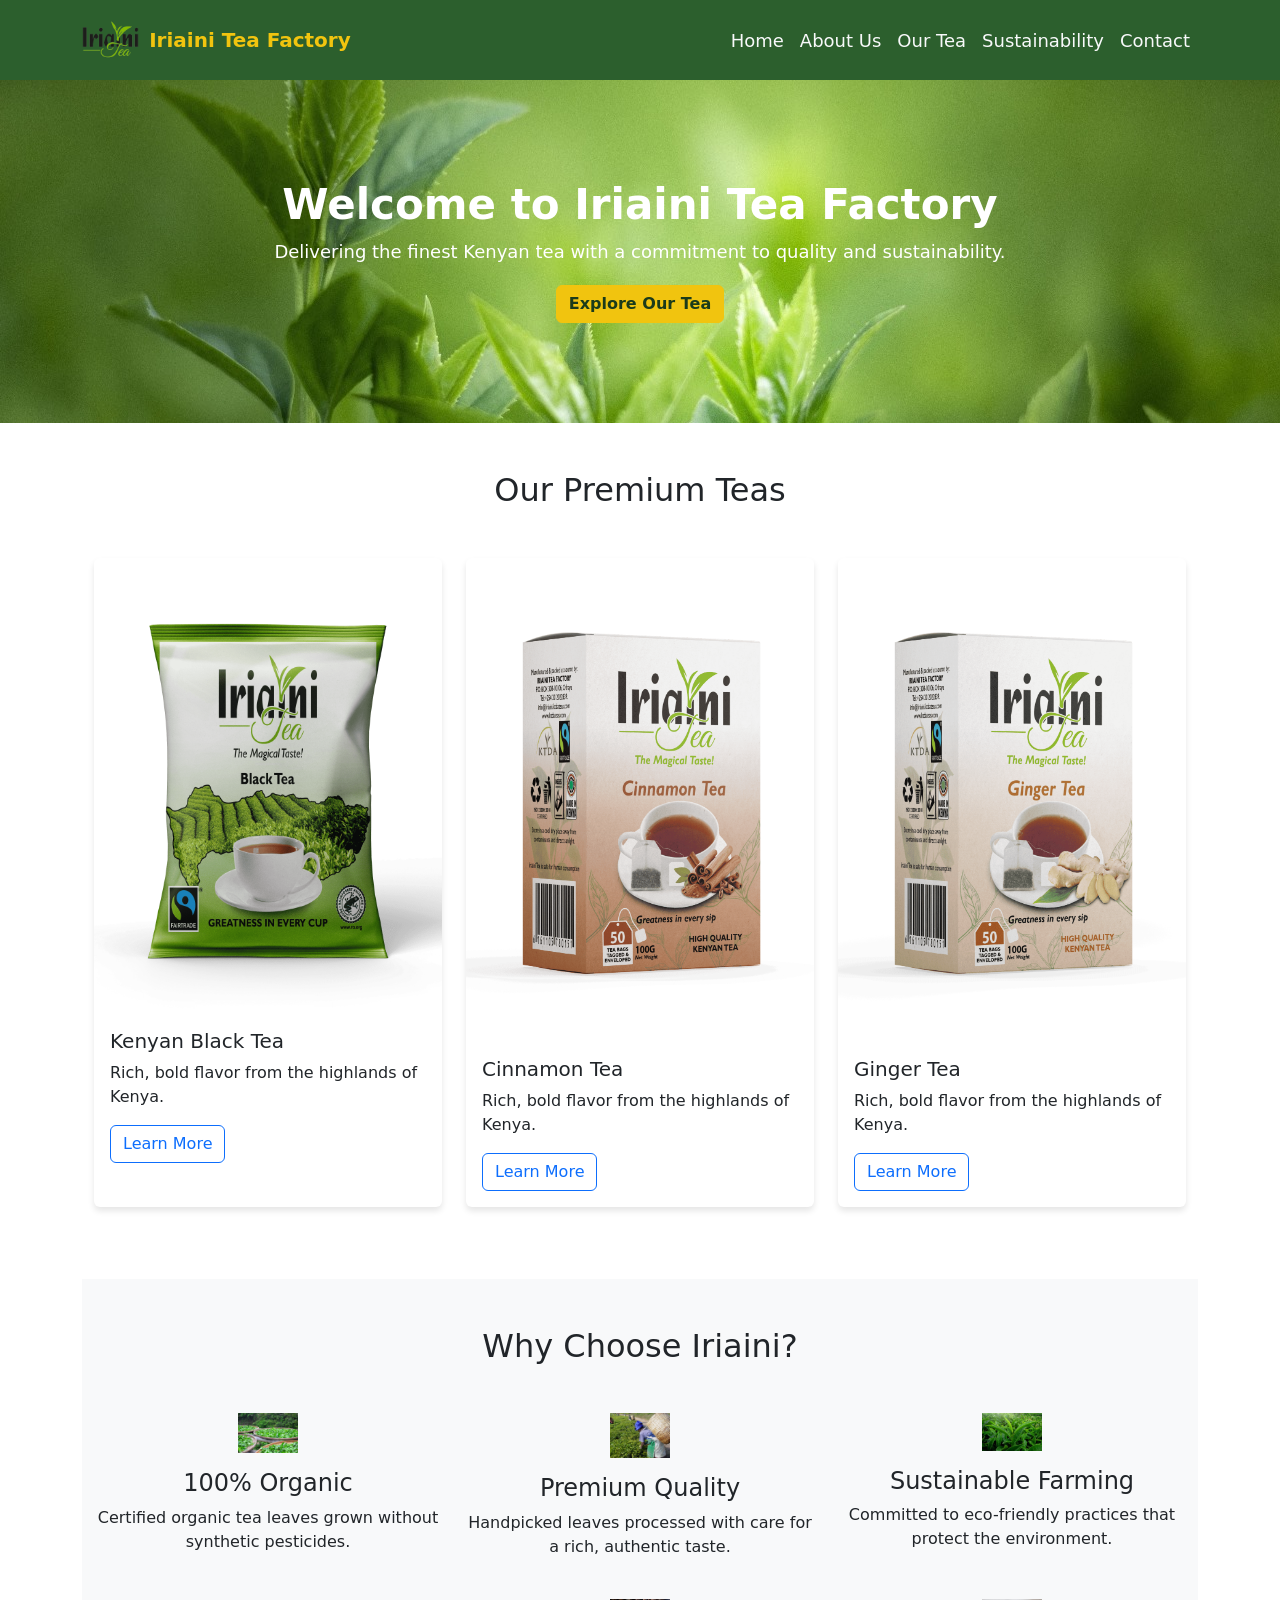
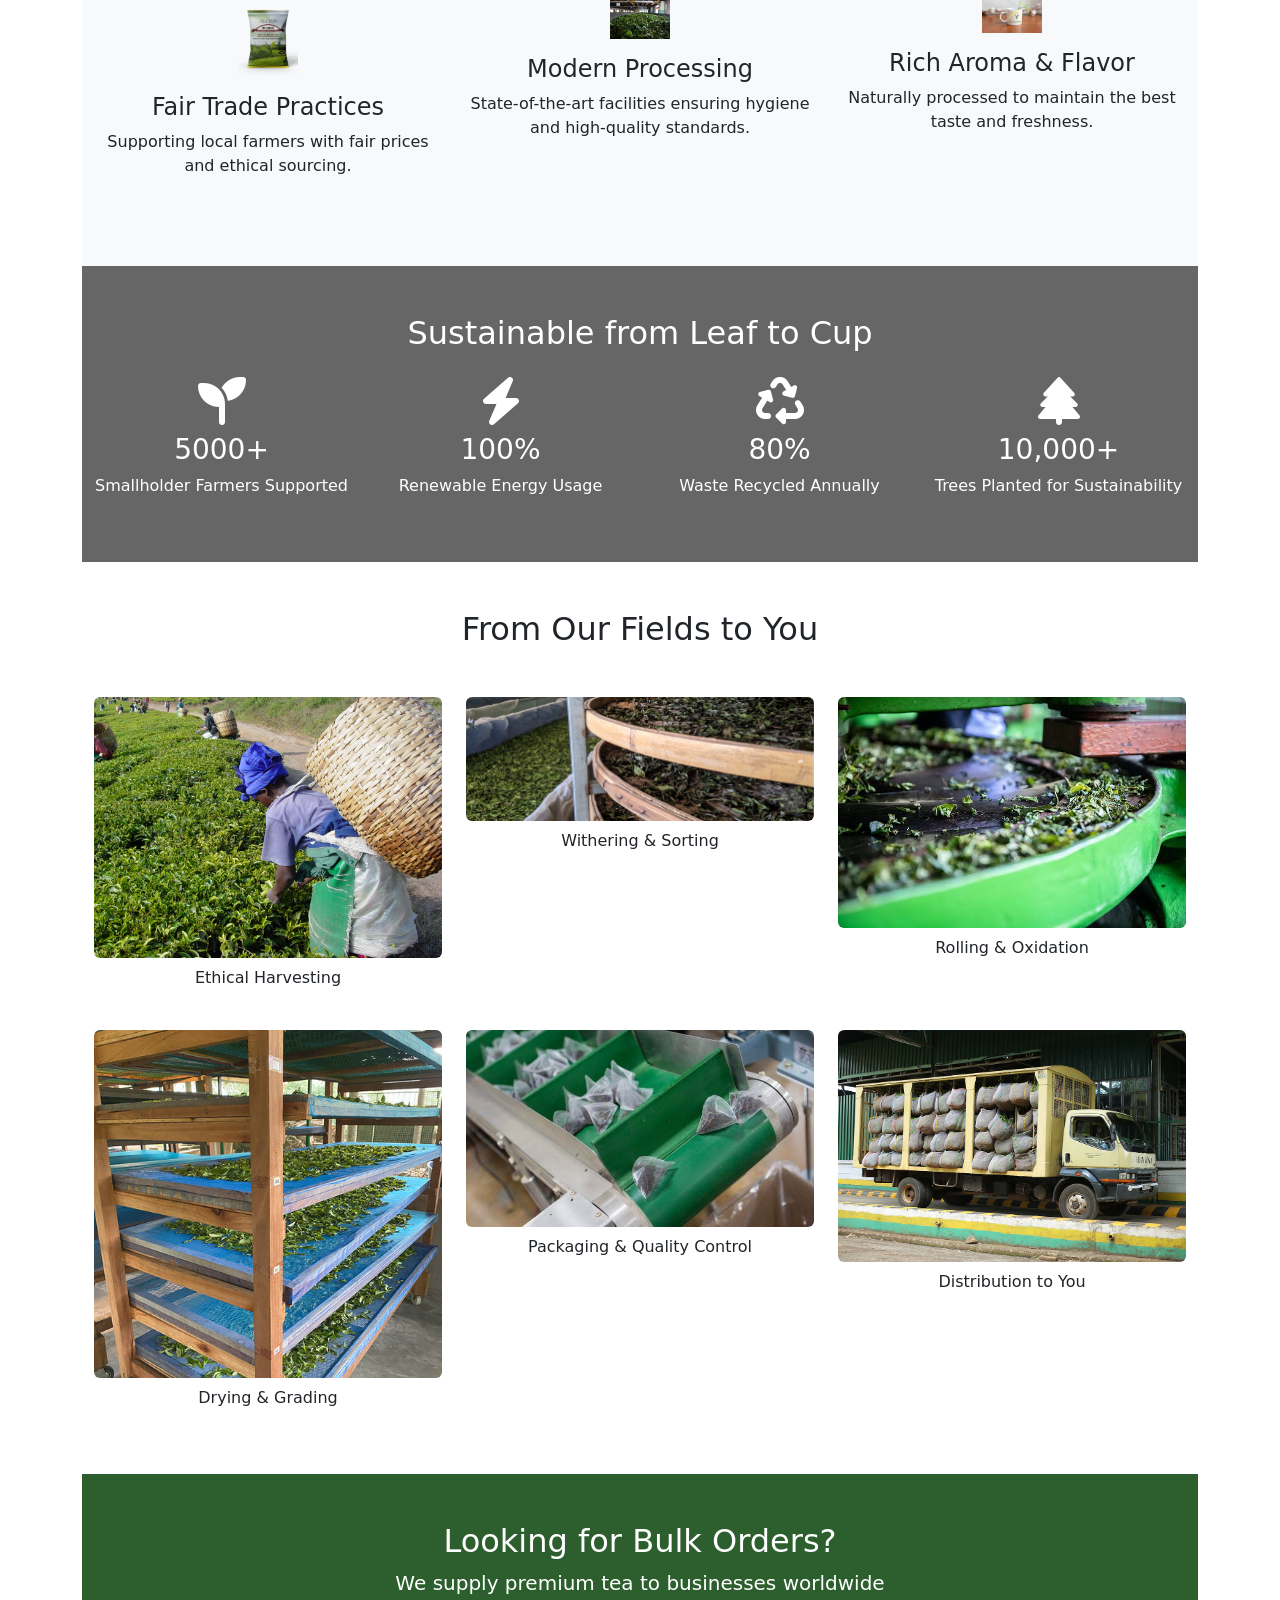
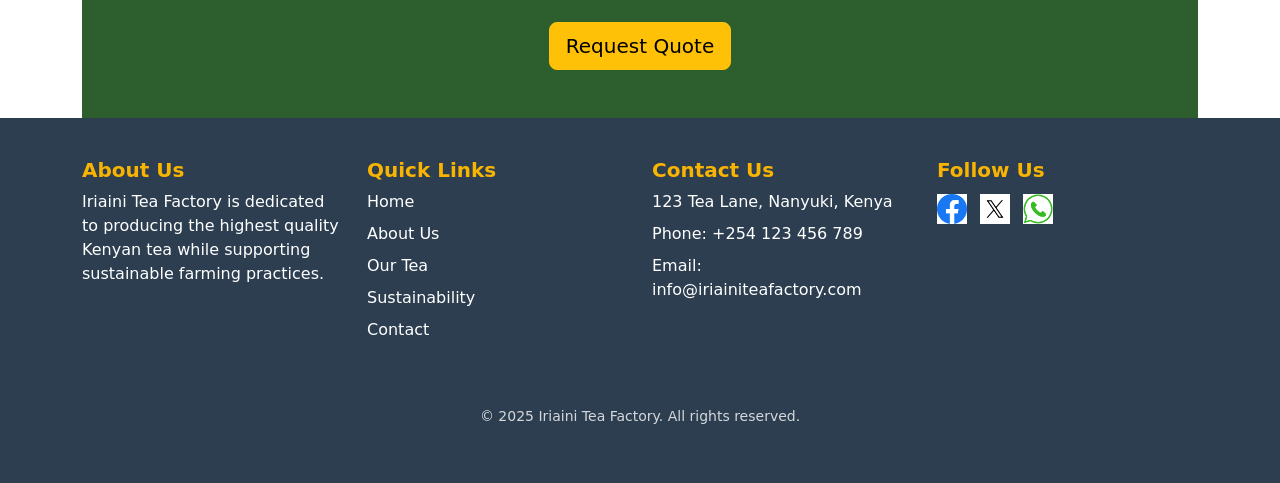
<file: index.html>
<!DOCTYPE html>
<html lang="en">
<head>
    <meta charset="UTF-8">
    <meta name="viewport" content="width=device-width, initial-scale=1.0">
    <meta http-equiv="Content-Security-Policy" content="default-src 'self' https: 'unsafe-inline' 'unsafe-eval';">
    <meta name="description" content="Iriaini Tea Factory - Premium Kenyan tea producer specializing in organic, sustainably grown black tea and herbal blends. Discover our fair trade practices and artisanal processing.">
    <title>Iriaini Tea Factory</title>

    <!-- Bootstrap CSS -->
    <link rel="stylesheet" href="bootstrap-5.3.3-dist/css/bootstrap.min.css">

    <!-- Custom CSS -->
    <link rel="stylesheet" href="styles/style.css">

    <!-- Responsive CSS -->
    <link rel="stylesheet" href="styles/responsive.css">
    <!-- Font Awesome CDN -->
<link rel="stylesheet" href="https://cdnjs.cloudflare.com/ajax/libs/font-awesome/6.5.1/css/all.min.css">
</head>
<body>

    <!-- Navbar -->
    <nav class="navbar navbar-expand-lg custom-navbar">
        <div class="container">
            <a class="navbar-brand" href="#">
                <img src="images/logo.png" alt="Iriaini Tea Factory Logo" class="logo">
                Iriaini Tea Factory
            </a>
            <button class="navbar-toggler" type="button" data-bs-toggle="collapse" data-bs-target="#navbarNav">
                <span class="navbar-toggler-icon"></span>
            </button>
            <div class="collapse navbar-collapse" id="navbarNav">
                <ul class="navbar-nav ms-auto">
                    <li class="nav-item"><a class="nav-link" href="#">Home</a></li>
                    <li class="nav-item"><a class="nav-link" href="about.html">About Us</a></li>
                    <li class="nav-item"><a class="nav-link" href="products.html">Our Tea</a></li>
                    <li class="nav-item"><a class="nav-link" href="#">Sustainability</a></li>
                    <li class="nav-item"><a class="nav-link" href="contact.html">Contact</a></li>
                </ul>
            </div>
        </div>
    </nav>

    <header class="hero-section">
        <div class="container text-center">
            <h1>Welcome to Iriaini Tea Factory</h1>
            <p>Delivering the finest Kenyan tea with a commitment to quality and sustainability.</p>
            <a href="#" class="btn btn-primary">Explore Our Tea</a>
        </div>
    </header>

    <main class="container">
        <section></section>
        
        <section class="featured-products py-5">
    <div class="container">
        <h2 class="text-center mb-5">Our Premium Teas</h2>
        <div class="row">
            <!-- Product Card 1 -->
            <div class="col-md-4 mb-4">
                <div class="card h-100">
                    <img src="images/black-tea.png" class="card-img-top" alt="Black Tea">
                    <div class="card-body">
                        <h5 class="card-title">Kenyan Black Tea</h5>
                        <p class="card-text">Rich, bold flavor from the highlands of Kenya.</p>
                        <a href="products.html" class="btn btn-outline-primary">Learn More</a>
                    </div>
                </div>
            </div>
            
                        <!-- Product Card 2 -->
            <div class="col-md-4 mb-4">
                <div class="card h-100">
                    <img src="images/cinnamon-tea.png" class="card-img-top" alt="Black Tea">
                    <div class="card-body">
                        <h5 class="card-title">Cinnamon Tea</h5>
                        <p class="card-text">Rich, bold flavor from the highlands of Kenya.</p>
                        <a href="products.html" class="btn btn-outline-primary">Learn More</a>
                    </div>
                </div>
            </div>
            
            <!-- Product Card 3 -->
            <div class="col-md-4 mb-4">
                <div class="card h-100">
                    <img src="images/ginger-tea.png" class="card-img-top" alt="Black Tea">
                    <div class="card-body">
                        <h5 class="card-title">Ginger Tea</h5>
                        <p class="card-text">Rich, bold flavor from the highlands of Kenya.</p>
                        <a href="products.html" class="btn btn-outline-primary">Learn More</a>
                    </div>
                </div>
            </div>
            <!-- Repeat similar cards for other products -->
        </div>
    </div>
</section>
        <section></section>
        
        <section class="usp-section py-5 bg-light">
    <div class="container">
        <h2 class="text-center mb-5">Why Choose Iriaini?</h2>
        <div class="row text-center">
            <div class="col-md-4 mb-4">
                <div class="usp-icon mb-3">
                    <img src="images/organic-tea.jpg" alt="Organic" width="60">
                </div>
                <h4>100% Organic</h4>
                <p>Certified organic tea leaves grown without synthetic pesticides.</p>
            </div>
            
            <div class="col-md-4 mb-4">
                <div class="usp-icon mb-3">
                    <img src="images/tea-picking.jpeg" alt="Premium Quality" width="60">
                </div>
                <h4>Premium Quality</h4>
                <p>Handpicked leaves processed with care for a rich, authentic taste.</p>
            </div>

            <div class="col-md-4 mb-4">
                <div class="usp-icon mb-3">
                    <img src="images/tea-leaves.png" alt="Sustainable Farming" width="60">
                </div>
                <h4>Sustainable Farming</h4>
                <p>Committed to eco-friendly practices that protect the environment.</p>
            </div>

            <div class="col-md-4 mb-4">
                <div class="usp-icon mb-3">
                    <img src="images/fair-trade.png" alt="Fair Trade" width="60">
                </div>
                <h4>Fair Trade Practices</h4>
                <p>Supporting local farmers with fair prices and ethical sourcing.</p>
            </div>

            <div class="col-md-4 mb-4">
                <div class="usp-icon mb-3">
                    <img src="images/processing.jpg" alt="Modern Processing" width="60">
                </div>
                <h4>Modern Processing</h4>
                <p>State-of-the-art facilities ensuring hygiene and high-quality standards.</p>
            </div>

            <div class="col-md-4 mb-4">
                <div class="usp-icon mb-3">
                    <img src="images/aroma.png" alt="Rich Aroma & Flavor" width="60">
                </div>
                <h4>Rich Aroma & Flavor</h4>
                <p>Naturally processed to maintain the best taste and freshness.</p>
            </div>
        </div>
    </div>
</section>
            <!-- Add more USPs -->
        </div>
    </div>
</section>
        <section></section>
        
 <section class="sustainability-banner py-5 text-white text-center" style="background: rgba(0, 0, 0, 0.6);">
    <div class="container">
        <h2>Sustainable from Leaf to Cup</h2>
        <div class="row mt-4">
            <div class="col-md-3">
                <i class="fas fa-seedling fa-3x mb-2"></i>
                <h3>5000+</h3>
                <p>Smallholder Farmers Supported</p>
            </div>
            <div class="col-md-3">
                <i class="fas fa-bolt fa-3x mb-2"></i>
                <h3>100%</h3>
                <p>Renewable Energy Usage</p>
            </div>
            <div class="col-md-3">
                <i class="fas fa-recycle fa-3x mb-2"></i>
                <h3>80%</h3>
                <p>Waste Recycled Annually</p>
            </div>
            <div class="col-md-3">
                <i class="fas fa-tree fa-3x mb-2"></i>
                <h3>10,000+</h3>
                <p>Trees Planted for Sustainability</p>
            </div>
        </div>
    </div>
</section>
        <section></section>
        
<section class="process-gallery py-5">
    <div class="container">
        <h2 class="text-center mb-5">From Our Fields to You</h2>
        <div class="row g-4">
            <div class="col-md-4">
                <img src="images/tea-picking.jpeg" alt="Tea Harvesting" class="img-fluid rounded">
                <p class="mt-2 text-center">Ethical Harvesting</p>
            </div>
            <div class="col-md-4">
                <img src="images/withering.png" alt="Tea Withering" class="img-fluid rounded">
                <p class="mt-2 text-center">Withering & Sorting</p>
            </div>
            <div class="col-md-4">
                <img src="images/rolling.jpeg" alt="Tea Rolling" class="img-fluid rounded">
                <p class="mt-2 text-center">Rolling & Oxidation</p>
            </div>
            <div class="col-md-4">
                <img src="images/drying.jpg" alt="Tea Drying" class="img-fluid rounded">
                <p class="mt-2 text-center">Drying & Grading</p>
            </div>
            <div class="col-md-4">
                <img src="images/tea-packing.jpeg" alt="Tea Packing" class="img-fluid rounded">
                <p class="mt-2 text-center">Packaging & Quality Control</p>
            </div>
            <div class="col-md-4">
                <img src="images/shipping.jpg" alt="Tea Distribution" class="img-fluid rounded">
                <p class="mt-2 text-center">Distribution to You</p>
            </div>
        </div>
    </div>
</section>
        <section></section>
        
        <section></section>
        
        <section class="wholesale-cta py-5 text-center text-white">
    <div class="container">
        <h2>Looking for Bulk Orders?</h2>
        <p class="lead mb-4">We supply premium tea to businesses worldwide</p>
        <a href="contact.html" class="btn btn-lg btn-warning">Request Quote</a>
    </div>
</section>
        <section></section>
    </main>

    <footer>
        <!-- Footer -->
<div id="footer-placeholder"></div>

<!-- jQuery (Required for Footer Include) -->
<script src="https://code.jquery.com/jquery-3.6.0.min.js"></script>
<script>
    $(function() {
        $("#footer-placeholder").load("footer.html");
    });
</script>
    </footer>

    <!-- Bootstrap JS -->
    <script src="bootstrap-5.3.3-dist/js/bootstrap.bundle.min.js"></script>

    <!-- Custom JS -->
    <script src="scripts/script.js"></script>
</body>
</html>
</file>
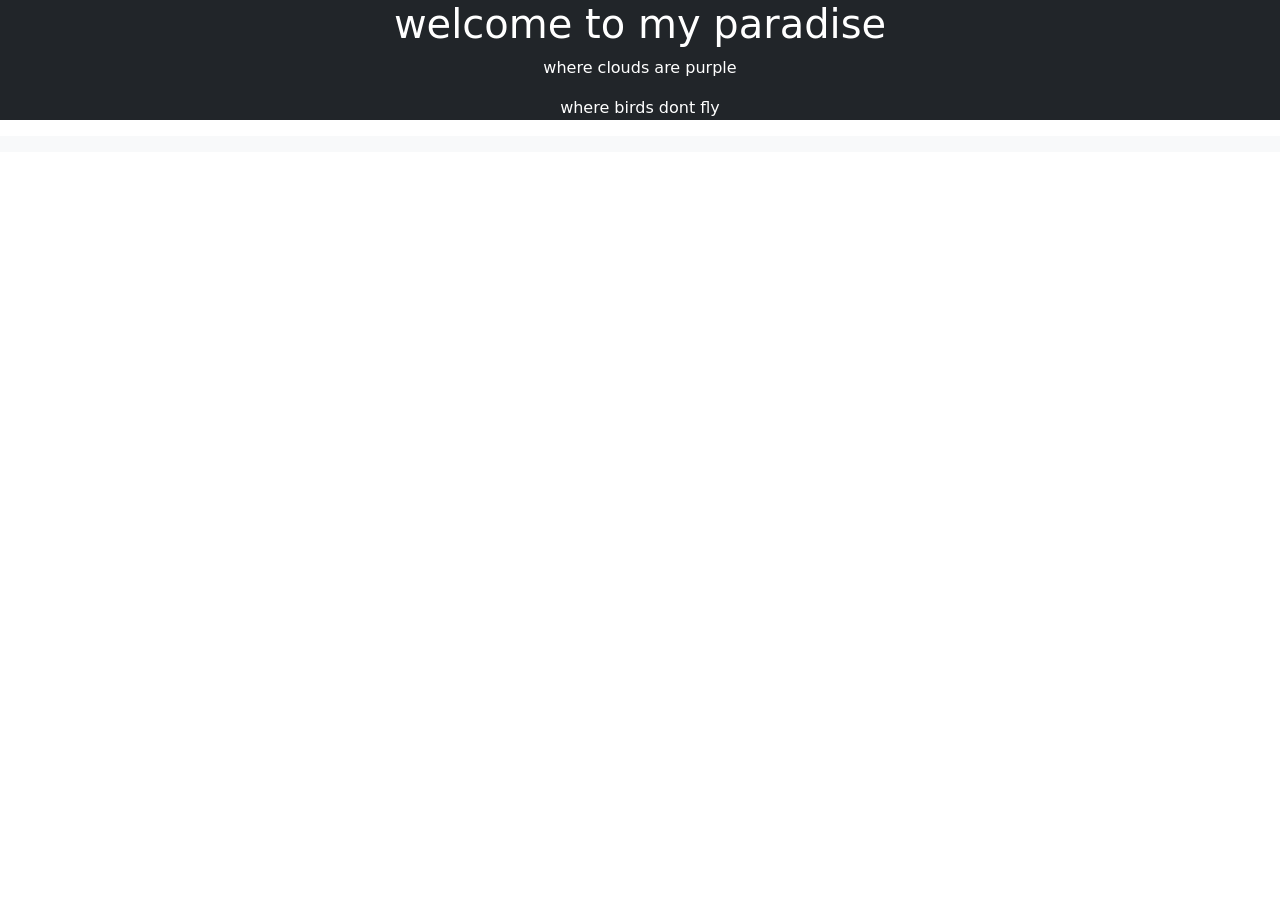
<file: bootstrap-5.3.3-dist/index.html>
<!DOCTYPE html>
<html lang="en">
<head>
    <meta charset="UTF-8">
    <meta name="viewport" content="width=device-width, initial-scale=1.0">
    <title>paradise</title>
    <link rel="stylesheet" href="../bootstrap-5.3.3-dist/css/bootstrap.min.css">
    <script defer src="../bootstrap-5.3.3-dist/js/bootstrap.bundle.min.js"></script>
</head>
<body>
    <div>
        <header class="bg-dark text-white text-center">
            <h1>welcome to my paradise</h1>
            <p>where clouds are purple</p>
            <p>where birds dont fly</p>
        </header>
        
        <nav class="navbar navbar-expand-lg bg-body-tertiary">
            <div class="container-fluid">

            </div>
        </nav>
    </div>
</body>
</html>
</file>
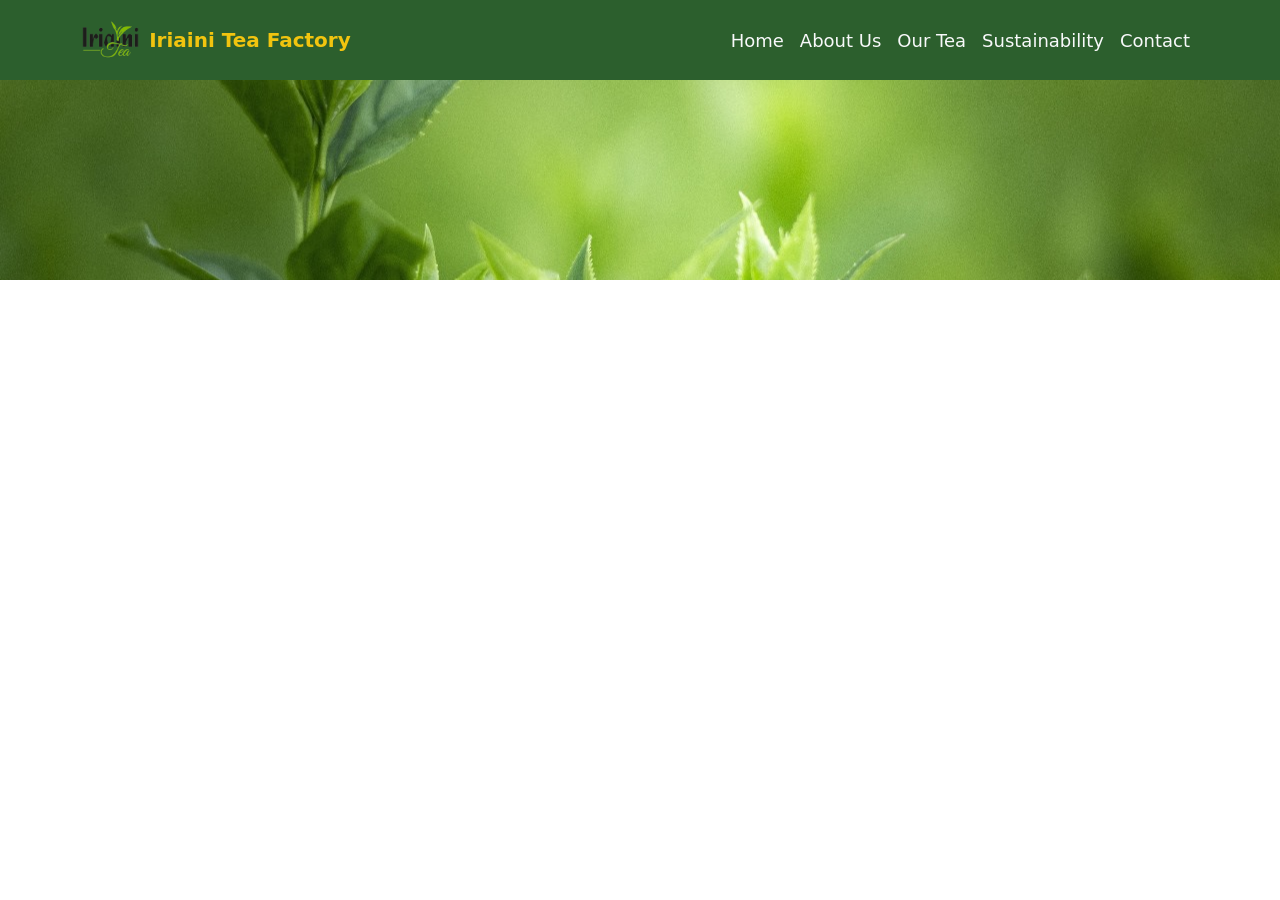
<file: about.html>
<!DOCTYPE html>
<html lang="en">
<head>
    <meta charset="UTF-8">
    <meta name="viewport" content="width=device-width, initial-scale=1.0">
    <title>Iriaini Tea Factory</title>

    <!-- Bootstrap CSS -->
    <link rel="stylesheet" href="bootstrap-5.3.3-dist/css/bootstrap.min.css">

    <!-- Custom CSS -->
    <link rel="stylesheet" href="styles/style.css">

    <!-- Responsive CSS -->
    <link rel="stylesheet" href="styles/responsive.css">
</head>
<body>

    <!-- Navbar -->
    <nav class="navbar navbar-expand-lg custom-navbar">
        <div class="container">
            <a class="navbar-brand" href="#">
                <img src="images/logo.png" alt="Iriaini Tea Factory Logo" class="logo">
                Iriaini Tea Factory
            </a>
            <button class="navbar-toggler" type="button" data-bs-toggle="collapse" data-bs-target="#navbarNav">
                <span class="navbar-toggler-icon"></span>
            </button>
            <div class="collapse navbar-collapse" id="navbarNav">
                <ul class="navbar-nav ms-auto">
                    <li class="nav-item"><a class="nav-link" href="#">Home</a></li>
                    <li class="nav-item"><a class="nav-link" href="about.html">About Us</a></li>
                    <li class="nav-item"><a class="nav-link" href="products.html">Our Tea</a></li>
                    <li class="nav-item"><a class="nav-link" href="#">Sustainability</a></li>
                    <li class="nav-item"><a class="nav-link" href="contact.html">Contact</a></li>
                </ul>
            </div>
        </div>
    </nav>

    <header class="hero-section">
    </header>

    <main class="container">
        <section></section>
        <section></section>
        <section></section>
    </main>

    <footer></footer>

    <!-- Bootstrap JS -->
    <script src="bootstrap-5.3.3-dist/js/bootstrap.bundle.min.js"></script>

    <!-- Custom JS -->
    <script src="scripts/script.js"></script>
</body>
</html>
</file>
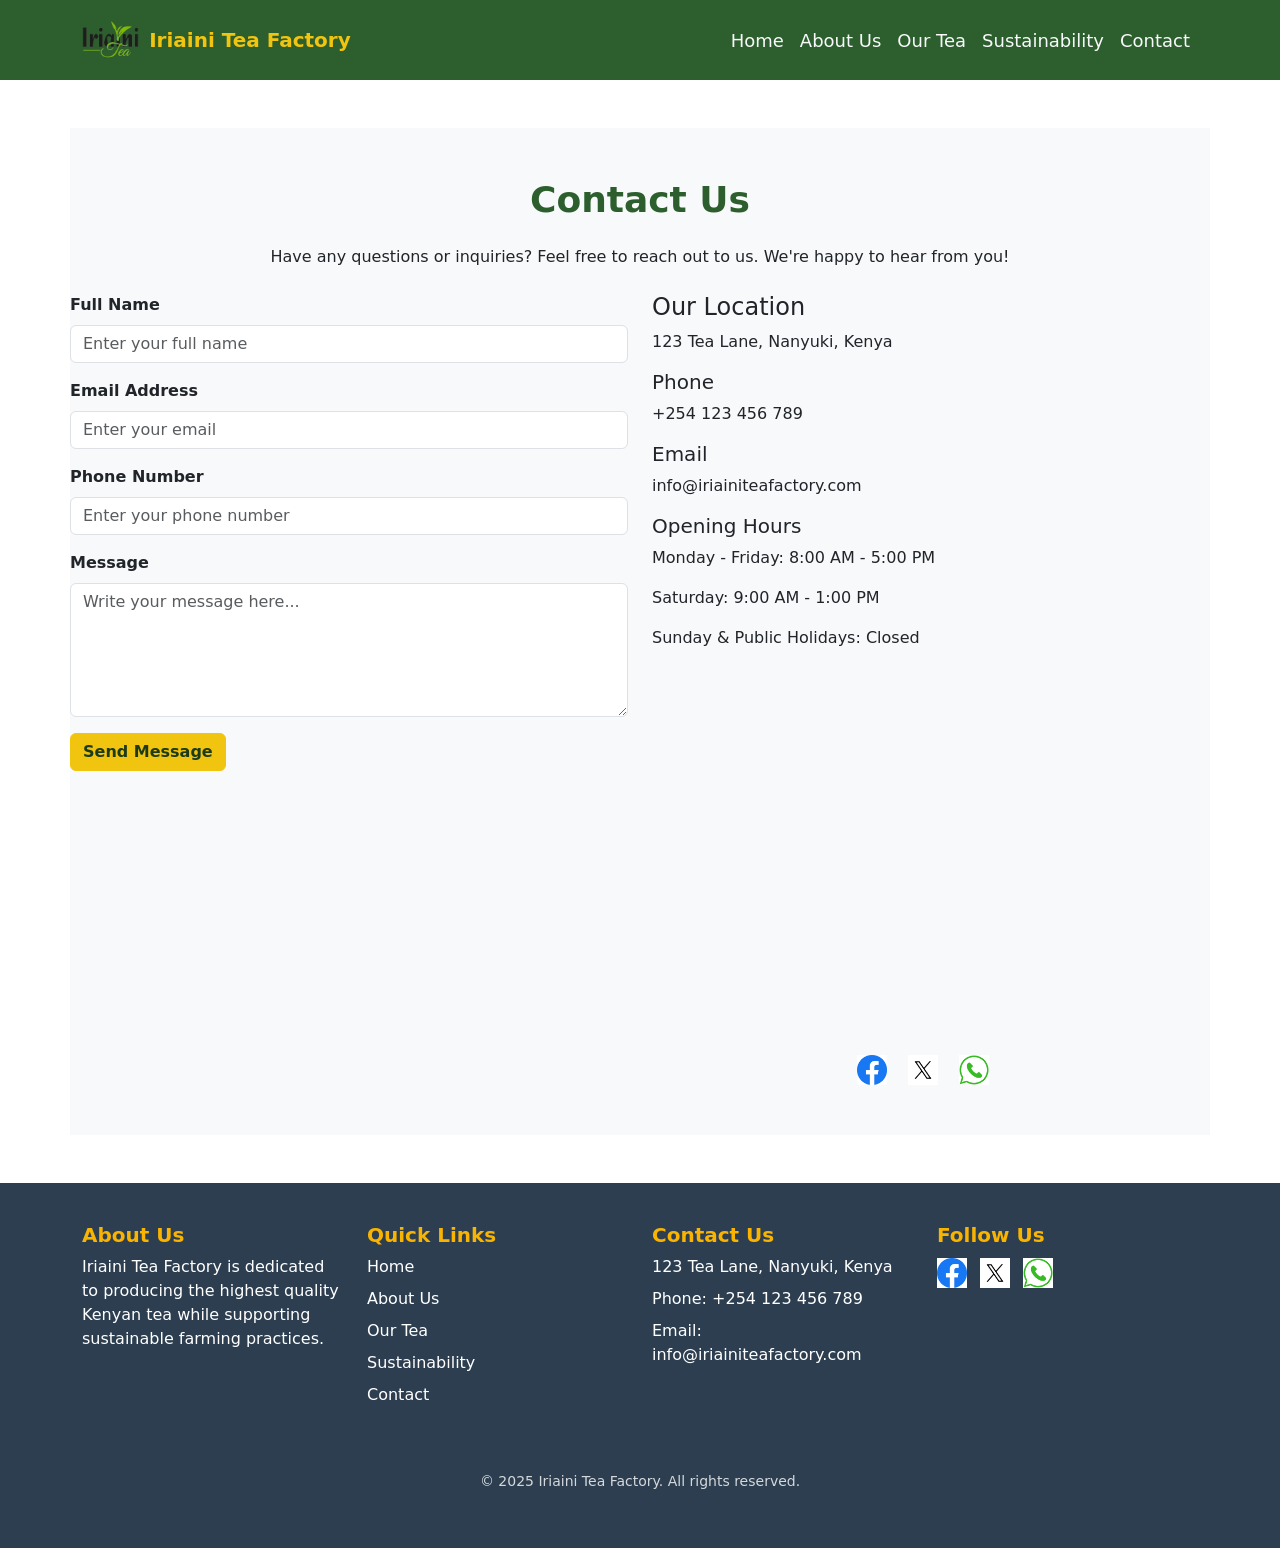
<file: contact.html>
<!DOCTYPE html>
<html lang="en">
<head>
    <meta charset="UTF-8">
    <meta name="viewport" content="width=device-width, initial-scale=1.0">
    <title>Contact Us - Iriaini Tea Factory</title>

    <!-- Bootstrap CSS -->
    <link rel="stylesheet" href="bootstrap-5.3.3-dist/css/bootstrap.min.css">

    <!-- Custom CSS -->
    <link rel="stylesheet" href="styles/style.css">

    <!-- Responsive CSS -->
    <link rel="stylesheet" href="styles/responsive.css">
</head>
<body>

    <!-- Navbar -->
    <nav class="navbar navbar-expand-lg custom-navbar">
        <div class="container">
            <a class="navbar-brand" href="index.html">
                <img src="images/logo.png" alt="Iriaini Tea Factory Logo" class="logo">
                Iriaini Tea Factory
            </a>
            <button class="navbar-toggler" type="button" data-bs-toggle="collapse" data-bs-target="#navbarNav">
                <span class="navbar-toggler-icon"></span>
            </button>
            <div class="collapse navbar-collapse" id="navbarNav">
                <ul class="navbar-nav ms-auto">
                    <li class="nav-item"><a class="nav-link" href="index.html">Home</a></li>
                    <li class="nav-item"><a class="nav-link" href="about.html">About Us</a></li>
                    <li class="nav-item"><a class="nav-link" href="products.html">Our Tea</a></li>
                    <li class="nav-item"><a class="nav-link" href="#">Sustainability</a></li>
                    <li class="nav-item"><a class="nav-link" href="contact.html">Contact</a></li>
                </ul>
            </div>
        </div>
    </nav>

    <!-- Contact Us Section -->
    <section id="contact" class="container my-5">
        <h2 class="text-center mb-4">Contact Us</h2>
        <p class="text-center mb-4">
            Have any questions or inquiries? Feel free to reach out to us. We're happy to hear from you!
        </p>

        <div class="row">
            <!-- Contact Form -->
            <div class="col-md-6">
                <form action="#" method="POST" class="needs-validation" novalidate>
                    <div class="mb-3">
                        <label for="name" class="form-label">Full Name</label>
                        <input type="text" class="form-control" id="name" placeholder="Enter your full name" required>
                        <div class="invalid-feedback">Please enter your name.</div>
                    </div>
                    <div class="mb-3">
                        <label for="email" class="form-label">Email Address</label>
                        <input type="email" class="form-control" id="email" placeholder="Enter your email" required>
                        <div class="invalid-feedback">Please enter a valid email address.</div>
                    </div>
                    <div class="mb-3">
                        <label for="phone" class="form-label">Phone Number</label>
                        <input type="tel" class="form-control" id="phone" placeholder="Enter your phone number" required>
                        <div class="invalid-feedback">Please enter a valid phone number.</div>
                    </div>
                    <div class="mb-3">
                        <label for="message" class="form-label">Message</label>
                        <textarea class="form-control" id="message" rows="5" placeholder="Write your message here..." required></textarea>
                        <div class="invalid-feedback">Please enter your message.</div>
                    </div>
                    <button type="submit" class="btn btn-primary">Send Message</button>
                </form>
            </div>

            <!-- Contact Info & Map -->
            <div class="col-md-6">
                <h4>Our Location</h4>
                <p>123 Tea Lane, Nanyuki, Kenya</p>

                <h5>Phone</h5>
                <p>+254 123 456 789</p>

                <h5>Email</h5>
                <p>info@iriainiteafactory.com</p>

                <h5>Opening Hours</h5>
                <p>Monday - Friday: 8:00 AM - 5:00 PM</p>
                <p>Saturday: 9:00 AM - 1:00 PM</p>
                <p>Sunday & Public Holidays: Closed</p>

                <!-- Google Map -->
                <div class="map-container mt-4">
                    <iframe src="https://www.google.com/maps/embed?pb=!1m18!1m12!1m3!1d3989.6385622318653!2d36.90558666997839!3d-0.5438848340251572!2m3!1f0!2f0!3f0!3m2!1i1024!2i768!4f13.1!3m3!1m2!1s0x1828f381cf6bf27b%3A0x2ab964dc4957e587!2sIriain%C4%A9%20Tea%20Factory!5e0!3m2!1sen!2ske!4v1732786824073!5m2!1sen!2ske" 
                        width="100%" 
                        height="350" 
                        style="border:0;" 
                        allowfullscreen="" 
                        loading="lazy" 
                        referrerpolicy="no-referrer-when-downgrade">
                    </iframe>
                </div>

                <!-- Social Media Links -->
                <div class="social-links text-center mt-4">
                    <a href="https://facebook.com" class="me-3"><img src="images/facebook-icon.png" alt="Facebook" width="30"></a>
                    <a href="https://twitter.com" class="me-3"><img src="images/twitter-icon.png" alt="Twitter" width="30"></a>
                    <a href="https://whatsapp.com" class="me-3"><img src="images/whatsapp-icon.png" alt="Instagram" width="30"></a>
                </div>
            </div>
        </div>
    </section>

    <footer><!-- Footer -->
<div id="footer-placeholder"></div>

<!-- jQuery (Required for Footer Include) -->
<script src="https://code.jquery.com/jquery-3.6.0.min.js"></script>
<script>
    $(function() {
        $("#footer-placeholder").load("footer.html");
    });
</script></footer>

    <!-- Bootstrap JS -->
    <script src="bootstrap-5.3.3-dist/js/bootstrap.bundle.min.js"></script>

    <!-- Form Validation Script -->
    <script>
        (function () {
            'use strict'
            var forms = document.querySelectorAll('.needs-validation')
            Array.prototype.slice.call(forms).forEach(function (form) {
                form.addEventListener('submit', function (event) {
                    if (!form.checkValidity()) {
                        event.preventDefault()
                        event.stopPropagation()
                    }
                    form.classList.add('was-validated')
                }, false)
            })
        })()
    </script>

    <!-- Custom JS -->
    <script src="scripts/script.js"></script>

</body>
</html>
</file>
<file: styles/style.css>
/* Navbar Styling */
.custom-navbar {
    background-color: #2c5f2d !important; /* Dark green for a tea-related feel */
    padding: 15px;
}

/* Navbar Text and Logo */
.custom-navbar .navbar-brand {
    color: #f1c40f !important; /* Gold for elegance */
    font-weight: bold;
    display: flex;
    align-items: center;
}

.custom-navbar .logo {
    height: 40px;
    margin-right: 10px;
}

/* Navbar Links */
.custom-navbar .nav-link {
    color: #f8f9fa !important; /* Light color for contrast */
    font-size: 18px;
    transition: all 0.3s ease-in-out; /* Smooth transition */
}

/* Hover effect for navbar links */
.custom-navbar .nav-link:hover {
    color: #f1c40f !important; /* Gold hover color */
    text-decoration: underline;  /* Classic underline effect */
}

/* Logo Hover Effect */
.custom-navbar .logo-container {
    transition: transform 0.3s ease-in-out; /* Smooth scaling */
}

.custom-navbar .logo-container:hover {
    transform: scale(1.1); /* Slightly enlarge the logo */
}
/* Navbar Toggler Button */
.custom-navbar .navbar-toggler {
    border-color: rgba(255, 255, 255, 0.5); /* Light border for visibility */
}

/* Make the hamburger icon white */
.custom-navbar .navbar-toggler-icon {
    filter: invert(1); /* Inverts color to white */
}
/* Hero Section */
.hero-section {
    background: url('../images/tea-farm.jpg') no-repeat center center/cover;
    color: white;
    text-align: center;
    padding: 100px 0;
}

.hero-section h1 {
    font-size: 42px;
    font-weight: bold;
}

.hero-section p {
    font-size: 18px;
    margin-bottom: 20px;
}

/* Button Styling */
.btn-primary {
    background-color: #f1c40f;
    border-color: #f1c40f;
    color: #1b3b1a;
    font-weight: bold;
}

.btn-primary:hover {
    background-color: #e0b80d;
    border-color: #e0b80d;
}


/* Contact Us Section */
#contact {
    background-color: #f8f9fa;
    padding: 50px 0;
}

#contact h2 {
    font-size: 36px;
    font-weight: bold;
    color: #2c5f2d; /* Dark green */
}

#contact .form-label {
    font-weight: bold;
}

#contact .btn-primary {
    background-color: #f1c40f;
    border-color: #f1c40f;
    color: #1b3b1a;
}

#contact .btn-primary:hover {
    background-color: #e0b80d;
    border-color: #e0b80d;
}

#contact .map-container iframe {
    border-radius: 10px;
}

/* Footer Styling */
.custom-footer {
    background-color: #2c3e50;
    color: #ffffff;
    padding: 40px 0;
}

.custom-footer h5 {
    color: #f8b400;
    font-weight: bold;
}

.footer-links {
    list-style: none;
    padding: 0;
}

.footer-links li {
    margin-bottom: 8px;
}

.footer-links a {
    color: #ffffff;
    text-decoration: none;
    transition: color 0.3s;
}

.footer-links a:hover {
    color: #f8b400;
}

.social-icons {
    margin-top: 10px;
}

.social-icons a {
    color: #ffffff;
    font-size: 20px;
    margin-right: 10px;
    transition: color 0.3s;
}

.social-icons a:hover {
    color: #f8b400;
}

/* Copyright Section */
.custom-footer .text-center {
    margin-top: 20px;
    font-size: 14px;
    opacity: 0.8;
}

/* Featured Products */
.featured-products .card {
    transition: transform 0.3s;
    border: none;
    box-shadow: 0 4px 6px rgba(0,0,0,0.1);
}
.featured-products .card:hover {
    transform: translateY(-5px);
}

/* Sustainability Banner */
.sustainability-banner {
    background: linear-gradient(rgba(0,0,0,0.7), rgba(0,0,0,0.7)), 
                url('images/tea-field.jpg') center/cover;
}

/* USP Icons */
.usp-icon img {
    transition: transform 0.3s;
}
.usp-icon:hover img {
    transform: scale(1.1);
}

/* Wholesale CTA */
.wholesale-cta {
    background-color: #2c5f2d;
}
</file>
<file: styles/responsive.css>
/* Small screens (max-width: 768px) */
@media (max-width: 768px) {
    /* Existing styles... */
    
    /* New additions for home page sections */
    .featured-products .card {
        margin-bottom: 20px;
    }

    .usp-section .col-md-4 {
        margin-bottom: 30px;
    }

    .sustainability-banner h3 {
        font-size: 24px;
    }

    .process-gallery .col-md-4 {
        margin-bottom: 20px;
    }

    .news-section .card {
        margin-bottom: 20px;
    }

    .wholesale-cta .btn-lg {
        width: 100%;
        padding: 12px;
    }

    /* Footer adjustments */
    .custom-footer .col-md-3 {
        margin-bottom: 30px;
        text-align: center;
    }

    .social-icons {
        justify-content: center;
    }
}

/* Extra small screens (max-width: 480px) */
@media (max-width: 480px) {
    /* Existing styles... */

    /* New mobile-specific adjustments */
    .featured-products h2,
    .usp-section h2,
    .sustainability-banner h2,
    .process-gallery h2,
    .news-section h2 {
        font-size: 24px;
    }

    .sustainability-banner .col-md-3 {
        width: 100%;
        margin-bottom: 25px;
    }

    .usp-icon img {
        width: 50px;
    }

    .process-gallery p {
        font-size: 14px;
    }

    .news-section .card-body {
        padding: 15px;
    }

    .wholesale-cta h2 {
        font-size: 22px;
    }

    .wholesale-cta p.lead {
        font-size: 16px;
    }

    /* Grid adjustments */
    .row {
        margin-left: -8px;
        margin-right: -8px;
    }

    .col-md-4, .col-md-3 {
        padding-left: 8px;
        padding-right: 8px;
    }

    /* Touch target optimization */
    .nav-link,
    .btn {
        padding: 8px 12px;
    }
}

/* Medium screens (min-width: 769px) and (max-width: 991px) */
@media (min-width: 769px) and (max-width: 991px) {
    .featured-products .card-title {
        font-size: 1.1rem;
    }
    
    .usp-section h4 {
        font-size: 1.2rem;
    }
    
    .sustainability-banner h3 {
        font-size: 26px;
    }
}
</file>
